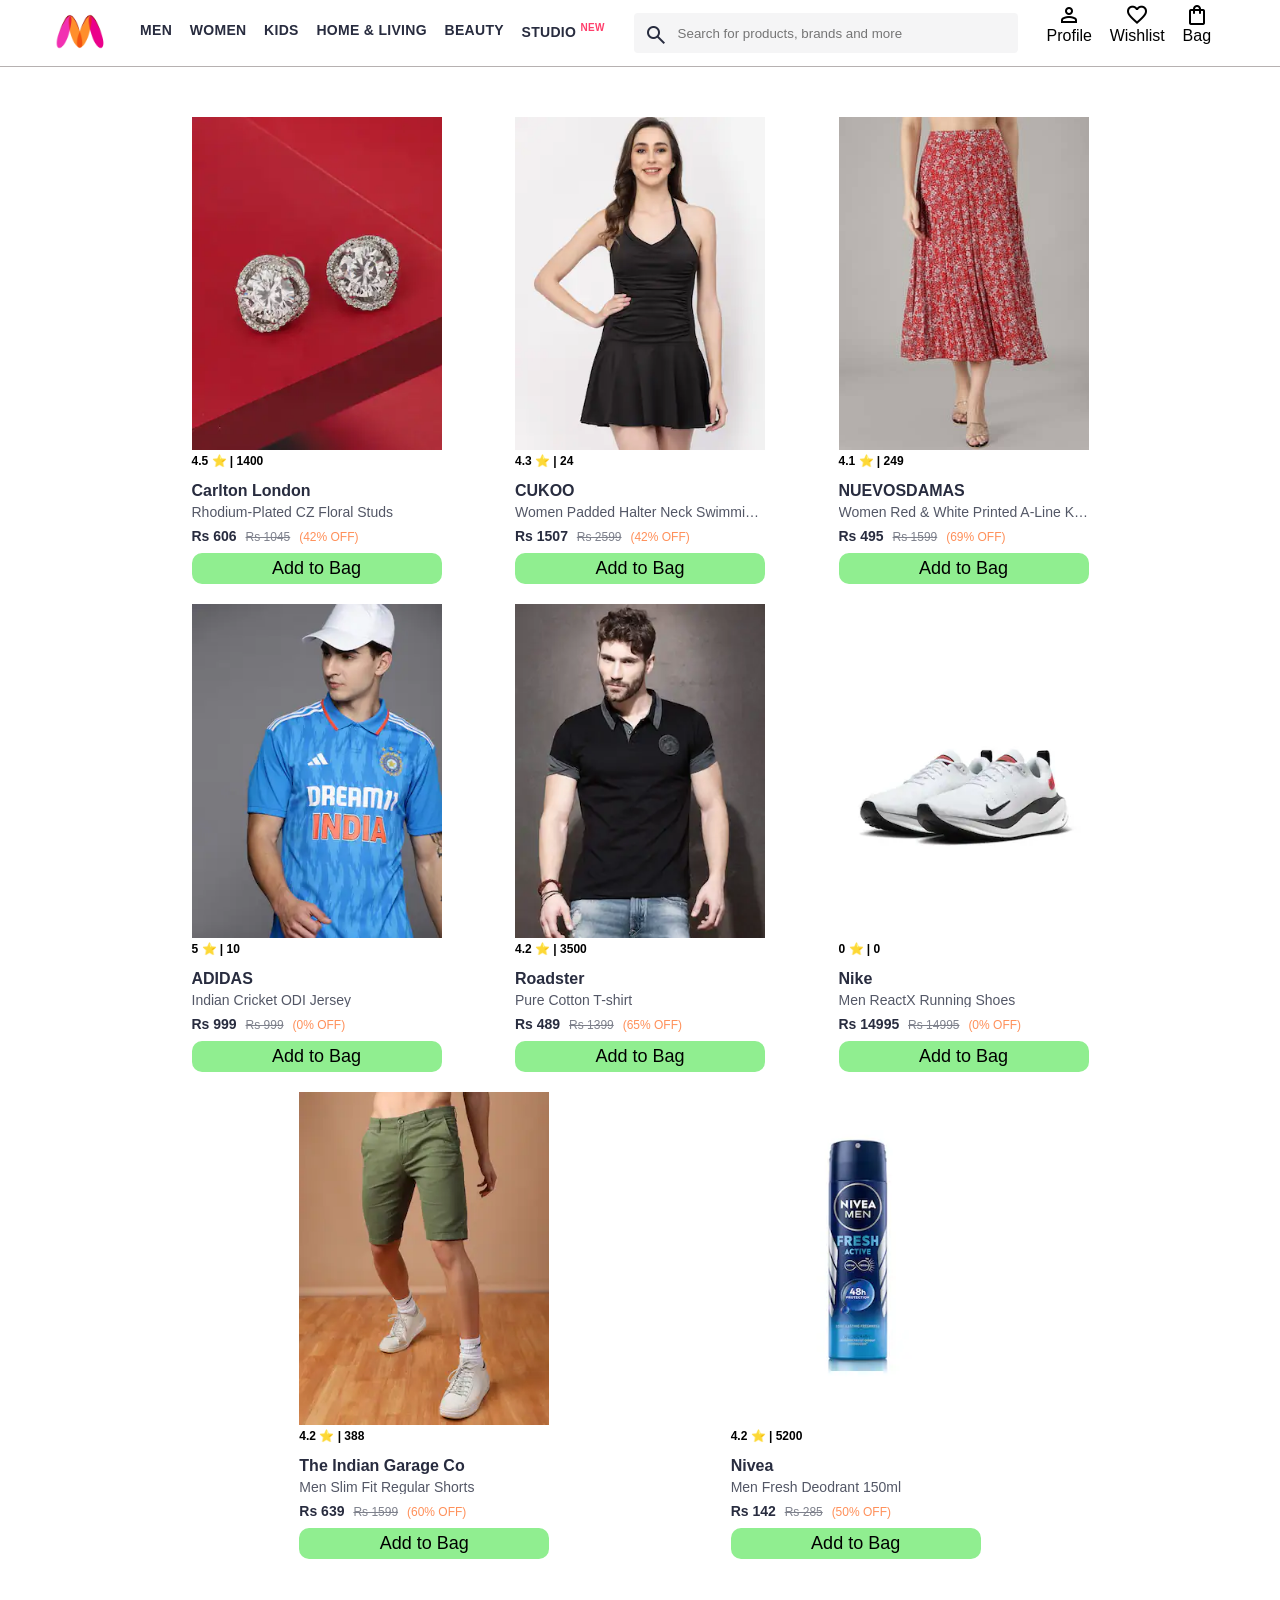
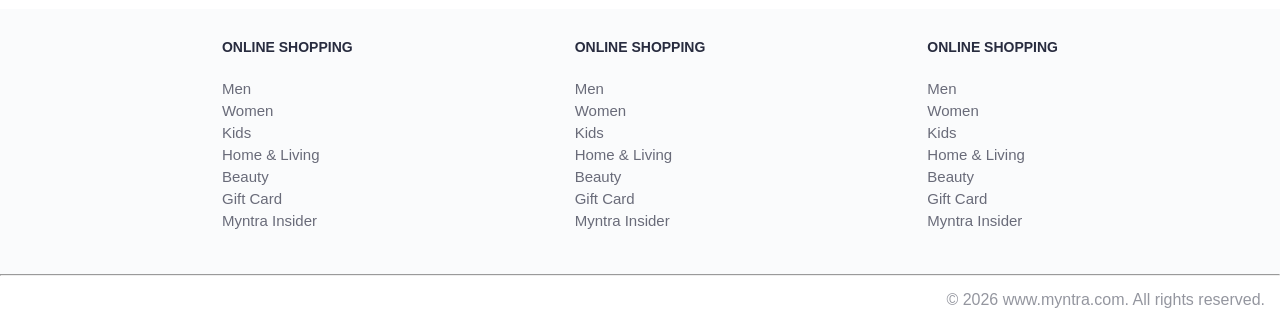
<file: Myntra_Clone_Functional/index.html>
<!DOCTYPE html>
<html lang="en">

<head>
  <title>Myntra Functional Clone</title>
  <link rel="stylesheet" href="css/index.css">
  <link rel="stylesheet"
    href="https://fonts.googleapis.com/css2?family=Material+Symbols+Outlined:opsz,wght,FILL,GRAD@20..48,100..700,0..1,-50..200" />
</head>

<body>
  <header>
    <div class="logo_container">
      <a href="#"><img class="myntra_home" src="images/myntra_logo.webp" alt="Myntra Home"></a>
    </div>
    <nav class="nav_bar">
      <a href="#">Men</a>
      <a href="#">Women</a>
      <a href="#">Kids</a>
      <a href="#">Home & Living</a>
      <a href="#">Beauty</a>
      <a href="#">Studio <sup>New</sup></a>
    </nav>
    <div class="search_bar">
      <span class="material-symbols-outlined search_icon">search</span>
      <input class="search_input" placeholder="Search for products, brands and more">
    </div>
    <div class="action_bar">
      <div class="action_container">
        <span class="material-symbols-outlined action_icon">person</span>
        <span class="action_name">Profile</span>
      </div>

      <div class="action_container">
        <span class="material-symbols-outlined action_icon">favorite</span>
        <span class="action_name">Wishlist</span>
      </div>

      <a class="action_container" href="pages/bag.html">
        <span class="material-symbols-outlined action_icon">shopping_bag</span>
        <span class="action_name">Bag</span>
        <span class="bag-item-count">0</span>
      </a>
    </div>
  </header>
  <main>
    <div class="items-container">
    </div>
  </main>
  <footer>
    <div class="footer_container">
      <div class="footer_column">
        <h3>ONLINE SHOPPING</h3>

        <a href="#">Men</a>
        <a href="#">Women</a>
        <a href="#">Kids</a>
        <a href="#">Home & Living</a>
        <a href="#">Beauty</a>
        <a href="#">Gift Card</a>
        <a href="#">Myntra Insider</a>
      </div>

      <div class="footer_column">
        <h3>ONLINE SHOPPING</h3>

        <a href="#">Men</a>
        <a href="#">Women</a>
        <a href="#">Kids</a>
        <a href="#">Home & Living</a>
        <a href="#">Beauty</a>
        <a href="#">Gift Card</a>
        <a href="#">Myntra Insider</a>
      </div>

      <div class="footer_column">
        <h3>ONLINE SHOPPING</h3>

        <a href="#">Men</a>
        <a href="#">Women</a>
        <a href="#">Kids</a>
        <a href="#">Home & Living</a>
        <a href="#">Beauty</a>
        <a href="#">Gift Card</a>
        <a href="#">Myntra Insider</a>
      </div>
    </div>
    <hr>

    <div class="copyright">
      © 2026 www.myntra.com. All rights reserved.
    </div>
  </footer>
  <script src="data/items.js"></script>
  <script src="scripts/index.js"></script>
</body>

</html>
</file>
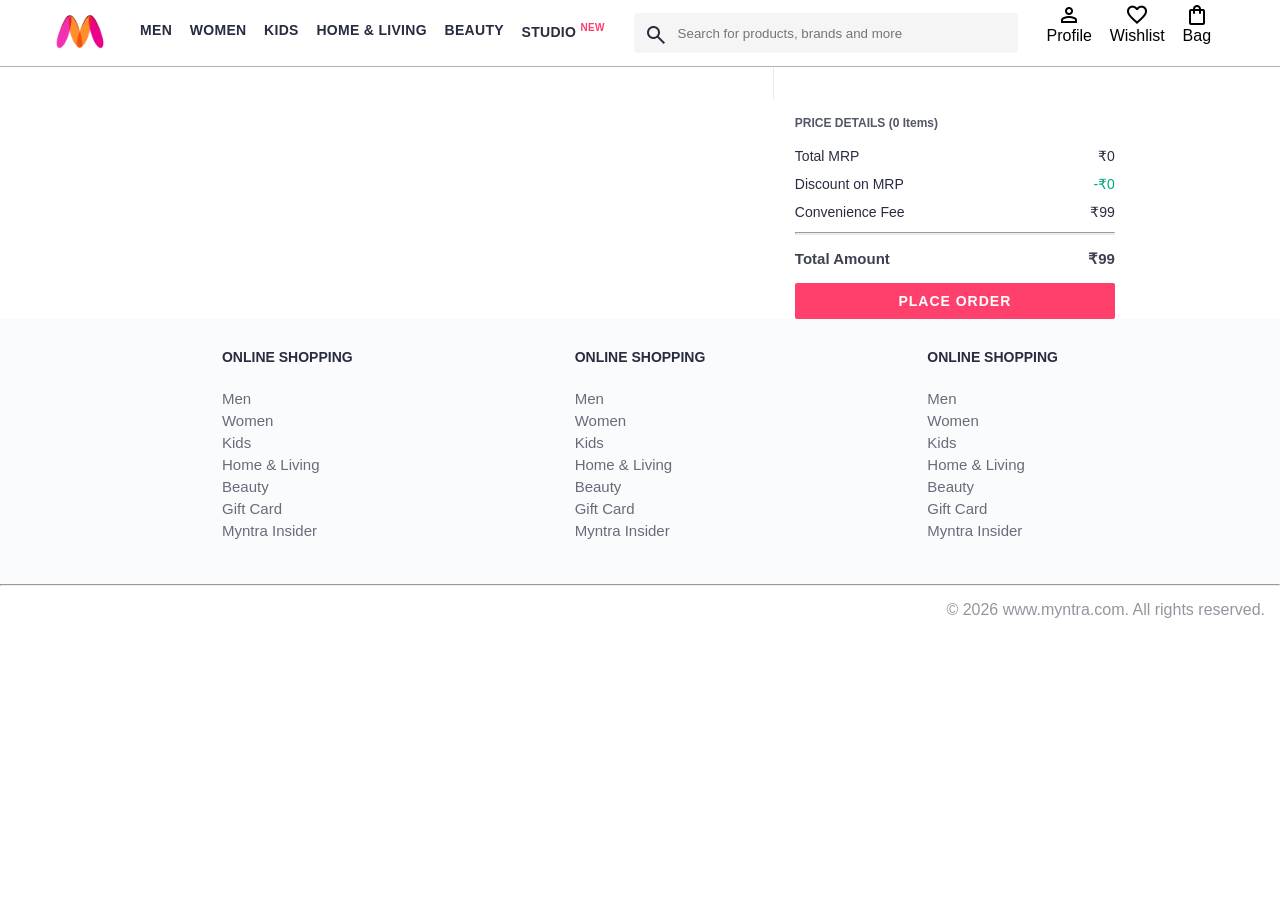
<file: Myntra_Clone_Functional/pages/bag.html>
<!DOCTYPE html>
<html lang="en">

<head>
  <title>Myntra Clone</title>
  <link rel="stylesheet" href="../css/index.css">
  <link rel="stylesheet" href="../css/bag.css">
  <link rel="stylesheet"
    href="https://fonts.googleapis.com/css2?family=Material+Symbols+Outlined:opsz,wght,FILL,GRAD@20..48,100..700,0..1,-50..200" />
</head>

<body>
  <header>
    <div class="logo_container">
      <a href="#"><img class="myntra_home" src="../images/myntra_logo.webp" alt="Myntra Home"></a>
    </div>
    <nav class="nav_bar">
      <a href="#">Men</a>
      <a href="#">Women</a>
      <a href="#">Kids</a>
      <a href="#">Home & Living</a>
      <a href="#">Beauty</a>
      <a href="#">Studio <sup>New</sup></a>
    </nav>
    <div class="search_bar">
      <span class="material-symbols-outlined search_icon">search</span>
      <input class="search_input" placeholder="Search for products, brands and more">
    </div>
    <div class="action_bar">
      <div class="action_container">
        <span class="material-symbols-outlined action_icon">person</span>
        <span class="action_name">Profile</span>
      </div>

      <div class="action_container">
        <span class="material-symbols-outlined action_icon">favorite</span>
        <span class="action_name">Wishlist</span>
      </div>

      <div class="action_container">
        <span class="material-symbols-outlined action_icon">shopping_bag</span>
        <span class="action_name">Bag</span>
        <span class="bag-item-count">0</span>
      </div>
    </div>
  </header>
  <main>
    <div class="bag-page">
      <div class="bag-items-container">
      </div>
      <div class="bag-summary">
      </div>

    </div>
  </main>
  <footer>
    <div class="footer_container">
      <div class="footer_column">
        <h3>ONLINE SHOPPING</h3>

        <a href="#">Men</a>
        <a href="#">Women</a>
        <a href="#">Kids</a>
        <a href="#">Home & Living</a>
        <a href="#">Beauty</a>
        <a href="#">Gift Card</a>
        <a href="#">Myntra Insider</a>
      </div>

      <div class="footer_column">
        <h3>ONLINE SHOPPING</h3>

        <a href="#">Men</a>
        <a href="#">Women</a>
        <a href="#">Kids</a>
        <a href="#">Home & Living</a>
        <a href="#">Beauty</a>
        <a href="#">Gift Card</a>
        <a href="#">Myntra Insider</a>
      </div>

      <div class="footer_column">
        <h3>ONLINE SHOPPING</h3>

        <a href="#">Men</a>
        <a href="#">Women</a>
        <a href="#">Kids</a>
        <a href="#">Home & Living</a>
        <a href="#">Beauty</a>
        <a href="#">Gift Card</a>
        <a href="#">Myntra Insider</a>
      </div>
    </div>
    <hr>

    <div class="copyright">
      © 2026 www.myntra.com. All rights reserved.
    </div>
  </footer>
  <script src="../data/items.js"></script>
  <script src="../scripts/index.js"></script>
  <script src="../scripts/bag.js"></script>
</body>

</html>
</file>
<file: Myntra_Clone_Functional/css/index.css>
/***************** Item Page CSS **************************/
/*.action_container {
    text-decoration: none;
}
a.action_container:link {
    color:black;
}
.item-details {
    cursor: pointer;
    width: 250px;
    margin: 10px;
}
.stars {
    font-size: 12px;
    font-weight: 700;
    text-align: left;
}
.company {
    font-size: 18px;
    font-weight: 700;
    line-height: 1;
    color: #282c3f;
    margin-bottom: 6px;
    overflow: hidden;
    text-overflow: ellipsis;
    white-space: nowrap;
    margin-top: 20px;
}
.item-name {
    color: #535766;
    font-size: 16px;
    line-height: 1;
    margin-bottom: 0;
    margin-top: 0;
    overflow: hidden;
    text-overflow: ellipsis;
    white-space: nowrap;
    font-weight: 400;
    display: block;
}
.price-container {
    margin-top: 10px;
}
.current-price {
    font-size: 14px;
    font-weight: 700;
    color: #282c3f;
}
.original-price {
    text-decoration: line-through;
    color: #7e818c;
    font-weight: 400;
    margin-left: 5px;
    font-size: 12px;
}
.discount-percentage {
    color: #ff905a;
    font-weight: 400;
    font-size: 12px;
    margin-left: 5px;
}
.btn-bag {
    background-color: lightgreen;
    border: none;
    padding: 5px 15px;
    border-radius: 10px;
    width: 100%;
    margin-top: 7px;
    font-size: 20px;
    cursor: pointer;
}
.bag-items {
    background-color: #f16565;
    white-space: nowrap;
    text-align: center;
    line-height: 18px;
    padding: 0 6px;
    height: 18px;
    position: relative;
    border-radius: 50%;
    font-size: 12px;
    color: #fff;
    left: 13px;
    top: -44px;
    font-weight: 700;
    cursor: pointer;
}*/

* {
  margin: 0;
  padding: 0;
  font-family: Assistant, -apple-system, BlinkMacSystemFont, Segoe UI, Roboto, Helvetica, Arial, sans-serif;
  box-sizing: border-box;
}

header {
  display: flex;
  background-color: #ffffff;
  height: 67px;
  justify-content: space-between;
  align-items: center;
  border-bottom: 1px solid #b6b1b1;
}

.myntra_home {
  height: 45px;
}

.logo_container {
  margin-left: 4%;
}

.action_bar {
  margin-right: 4%;
}

.nav_bar {
  display: flex;
  min-width: 500px;
  justify-content: space-evenly;
}

.nav_bar a {
  font-size: 14px;
  letter-spacing: .3px;
  color: #282c3f;
  font-weight: 700;
  text-transform: uppercase;
  text-decoration: none;
  padding: 28px 0;
  border-bottom: 5px solid #ffffff;
}

.nav_bar a:hover {
  border-bottom: 4px solid #f54e77;
}

.nav_bar a sup {
  color: #ff3f6c;
  font-size: 10px;
}

.search_bar {
  height: 40px;
  min-width: 200px;
  width: 30%;
  display: flex;
  align-items: center;
}

.search_icon {
  box-sizing: content-box;
  height: 20px;
  padding: 10px;

  background-color: #f5f5f6;
  color: #282c3f;
  font-weight: 300;
  border-radius: 4px 0 0 4px;
}

.search_input {
  color: #696e79;
  background-color: #f5f5f6;
  flex-grow: 1;
  height: 40px;
  border: 0;
  border-radius: 0 4px 4px 0;
}

.action_bar {
  display: flex;
  min-width: 200px;
  justify-content: space-evenly;
}

.action_container {
  display: flex;
  flex-direction: column;
  align-items: center;
}

/* Main section */
.banner_container {
  margin: 40px 0;
}

.banner_image {
  width: 100%;
}

.category_heading {
  text-transform: uppercase;
  color: #3e4152;
  letter-spacing: .15em;
  font-size: 1.8em;
  margin: 50px 0 10px 30px;
  max-height: 5em;
  font-weight: 700;
}

.category-items,
.items-container {
  width: 80%;
  margin: 50px 10%;
  display: flex;
  flex-wrap: wrap;
  justify-content: space-evenly;
}

.sale_item {
  width: 250px;
}

.footer_container {
  padding: 30px 0px 40px 0px;
  background: #FAFBFC;
  display: flex;
  justify-content: space-evenly;
}

.footer_column {
  display: flex;
  flex-direction: column;
}

.footer_column h3 {
  color: #282c3f;
  font-size: 14px;
  margin-bottom: 25px;
}

.footer_column a {
  color: #696b79;
  font-size: 15px;
  text-decoration: none;
  padding-bottom: 5px;
}

.copyright {
  color: #94969f;
  text-align: end;
  padding: 15px;
}

.items-container {
  width: 80%;
  margin: 40px 10%;
}

.item-container {
  width: 250px;
  margin: 10px;
}

.item-image {
  width: 100%;
}

.rating {
  font-size: 12px;
  font-weight: 700;
}

.company-name {
  margin-top: 15px;
  font-size: 16px;
  font-weight: 700;
  line-height: 1;
  color: #282c3f;
  margin-bottom: 6px;
  overflow: hidden;
  text-overflow: ellipsis;
  white-space: nowrap;
}

.item-name {
  color: #535766;
  font-size: 14px;
  line-height: 1;
  margin-bottom: 0;
  margin-top: 0;
  overflow: hidden;
  text-overflow: ellipsis;
  white-space: nowrap;
  font-weight: 400;
  display: block;
}

.price {
  margin-top: 10px;
  font-size: 14px;
  line-height: 15px;
  color: #282c3f;
  white-space: nowrap;
}

.current-price {
  font-size: 14px;
  font-weight: 700;
  color: #282c3f;
}

.original-price {
  text-decoration: line-through;
  color: #7e818c;
  font-weight: 400;
  margin-left: 5px;
  font-size: 12px;
}

.discount {
  color: #ff905a;
  font-weight: 400;
  font-size: 12px;
  margin-left: 5px;
}

.btn-add-bag {
  margin-top: 8px;
  font-size: 18px;
  width: 100%;
  background-color: lightgreen;
  border: none;
  padding: 5px 15px;
  border-radius: 10px;
  cursor: pointer;
}

.bag-item-count {
  background-color: #f16565;
  white-space: nowrap;
  text-align: center;
  line-height: 18px;
  padding: 0 6px;
  height: 18px;
  position: relative;
  border-radius: 50%;
  font-size: 12px;
  color: #fff;
  left: 13px;
  top: -44px;
  font-weight: 700;
  cursor: pointer;
}

.action_container {
  text-decoration: none;
}

a.action_container:link {
  color: black;
}
</file>
<file: Myntra_Clone_Functional/css/bag.css>
.bag-items-container {
  display: inline-block;
  width: 64%;
  padding-right: 20px;
  border-right: 1px solid #eaeaec;
  padding-top: 32px;
  color: #282c3f;
  font-size: 13px;
  line-height: 1.42857143;
}

.bag-page {
  width: 75%;
  margin-left: 12.5%;
}

.bag-summary {
  vertical-align: top;
  display: inline-block;
  width: 35%;
  padding: 24px 0 0 16px;
  color: #282c3f;
  font-size: 13px;
  line-height: 1.42857143;
}

.bag-details-container {
  margin-bottom: 16px;
}

.price-header {
  font-size: 12px;
  font-weight: 700;
  margin: 24px 0 16px;
  color: #535766;
}

.price-item {
  margin-bottom: 12px;
  line-height: 16px;
  font-size: 14px;
  color: #282c3f;
}

.price-item-value {
  float: right;
}

.priceDetail-base-discount {
  color: #03a685;
}

.price-footer {
  font-weight: 700;
  font-size: 15px;
  padding-top: 16px;
  border-top: 1px solid #eaeaec;
  color: #3e4152;
  line-height: 16px;
}

.btn-place-order {
  width: 100%;
  letter-spacing: 1px;
  font-size: 14px;
  font-weight: 600;
  border-radius: 2px;
  border-width: 0px;
  padding: 10px 16px;
  background-color: rgb(255, 63, 108);
  color: rgb(255, 255, 255);
  cursor: pointer;
}

.bag-item-container {
  margin-bottom: 8px;
  background: #fff;
  font-size: 14px;
  border: 1px solid #eaeaec;
  border-radius: 4px;
  position: relative;
  padding: 12px 12px 0;
}

.item-left-part {
  position: absolute;
  background: rgb(255, 242, 223);
  height: 148px;
  width: 111px;
}

.item-right-part {
  padding-left: 12px;
  position: relative;
  min-height: 148px;
  margin-left: 111px;
  margin-bottom: 12px;
}

.bag-item-img {
  width: 100%;
}

.return-period {
  display: inline-flex;
  font-size: 14px;
  padding-top: 8px;
}

.return-period-days {
  font-weight: 700;
  margin-right: 4px;
}

.delivery-details {
  margin-top: 5px;
  color: #282c3f;
  font-size: 12px;
  letter-spacing: -.1px;
  margin-bottom: 8px;
  line-height: 15px;
}

.delivery-details-days {
  color: #03a685;
}

.remove-from-cart {
  position: absolute;
  font-size: 25px;
  top: 10px;
  right: 18px;
  width: 14px;
  height: 14px;
  cursor: pointer;
}
</file>
